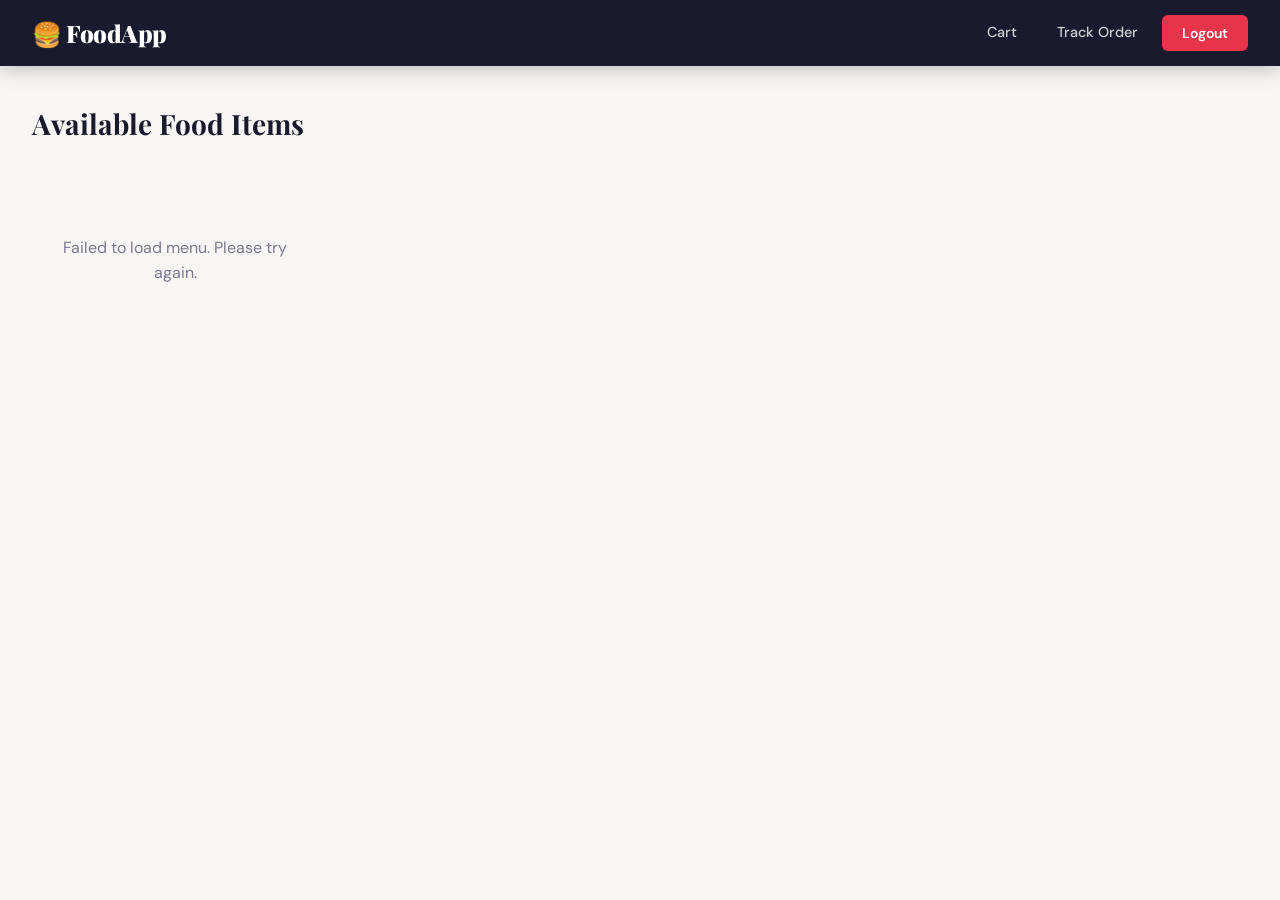
<file: frontend/index.html>
<!DOCTYPE html>
<html lang="en">
<head>
    <meta charset="UTF-8">
    <meta name="viewport" content="width=device-width, initial-scale=1.0">
    <title>FoodApp - Order Now</title>
    <link rel="stylesheet" href="style.css">
    <script src="app.js" defer></script>
</head>
<body>
    <nav>
        <h1>🍔 FoodApp</h1>
        <div>
            <a href="pages/cart.html">Cart</a>
            <a href="pages/track.html">Track Order</a>
            <button onclick="logout()">Logout</button>
        </div>
    </nav>

    <div class="container">
        <h2>Available Food Items</h2>
        <div id="food" class="food-grid"></div>
    </div>

    <script>
        function logout() {
            localStorage.removeItem("user_id");
            localStorage.removeItem("order_id");
            window.location.href = "home.html";
        }
    </script>
</body>
</html>
</file>
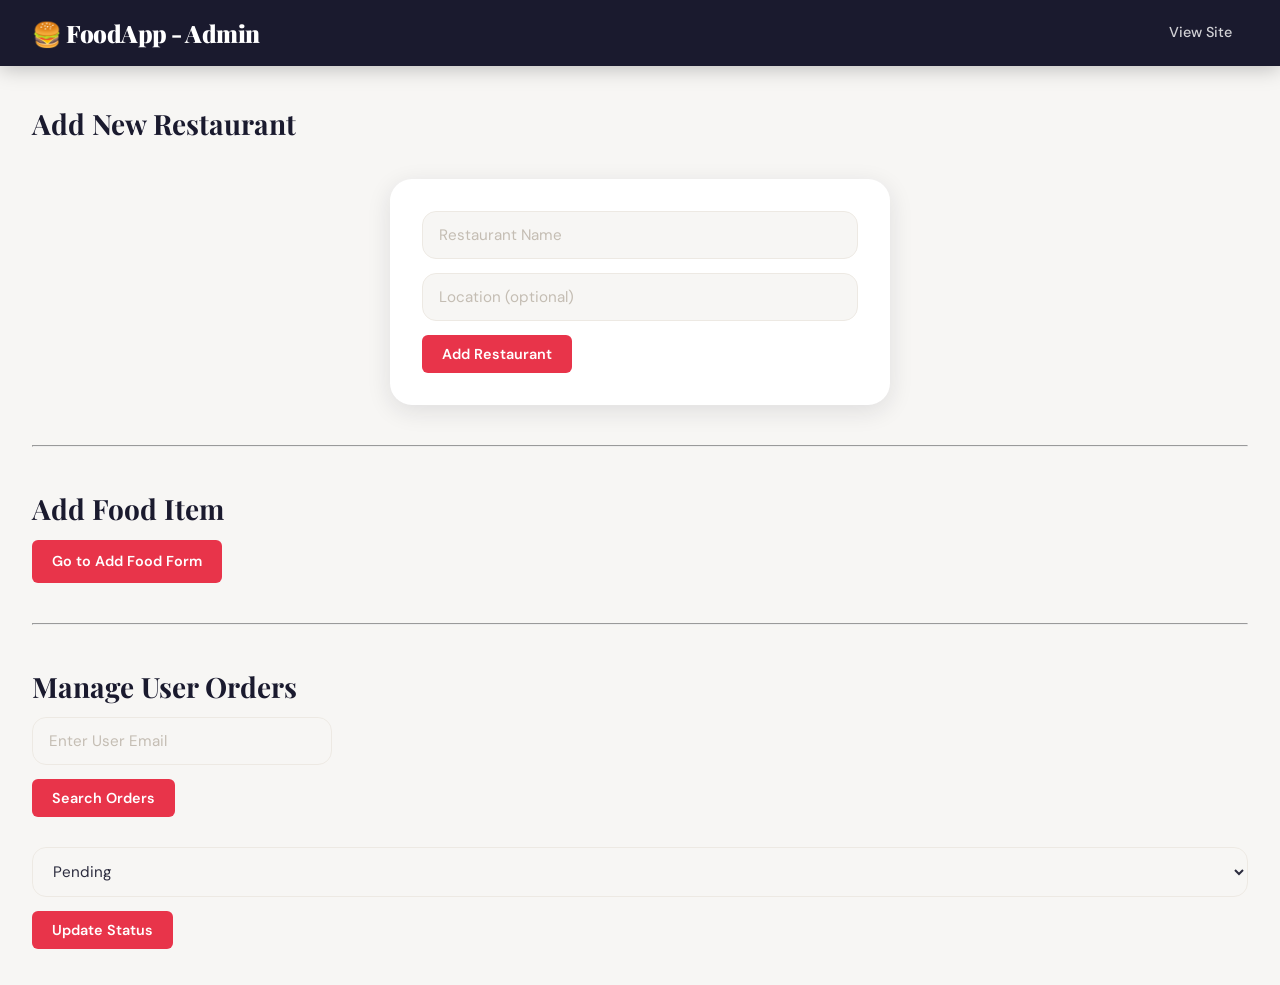
<file: frontend/admin.html>
<!DOCTYPE html>
<html lang="en">
<head>
    <meta charset="UTF-8">
    <meta name="viewport" content="width=device-width, initial-scale=1.0">
    <title>Admin Panel - FoodApp</title>
    <link rel="stylesheet" href="style.css">
    <script src="app.js" defer></script>
</head>
<body>
    <nav>
        <h1>🍔 FoodApp - Admin</h1>
        <div>
            <a href="index.html">View Site</a>
        </div>
    </nav>

    <div class="container">

        <!-- Add Restaurant -->
        <h2>Add New Restaurant</h2>
        <form style="max-width: 500px;">
            <input type="text" id="rname" placeholder="Restaurant Name" required>
            <input type="text" id="rlocation" placeholder="Location (optional)">
            <button type="button" onclick="addNewRestaurant()">Add Restaurant</button>
        </form>

        <hr style="margin: 40px 0;">

        <!-- Add Food -->
        <h2>Add Food Item</h2>
        <a href="pages/add_food.html" class="btn">Go to Add Food Form</a>

        <hr style="margin: 40px 0;">

        <!-- Manage Orders -->
        <h2>Manage User Orders</h2>
        <input type="email" id="user_email" placeholder="Enter User Email" style="width: 300px;">
        <button onclick="searchUserOrders()">Search Orders</button>
        
        <div id="orders_list" style="margin-top: 20px;"></div>

        <div style="margin-top: 30px;">
            <select id="order_status">
                <option value="Pending">Pending</option>
                <option value="Confirmed">Confirmed</option>
                <option value="Out for Delivery">Out for Delivery</option>
                <option value="Delivered">Delivered</option>
            </select>
            <button onclick="updateUserOrdersStatus()">Update Status</button>
        </div>

    </div>
</body>
</html>
</file>
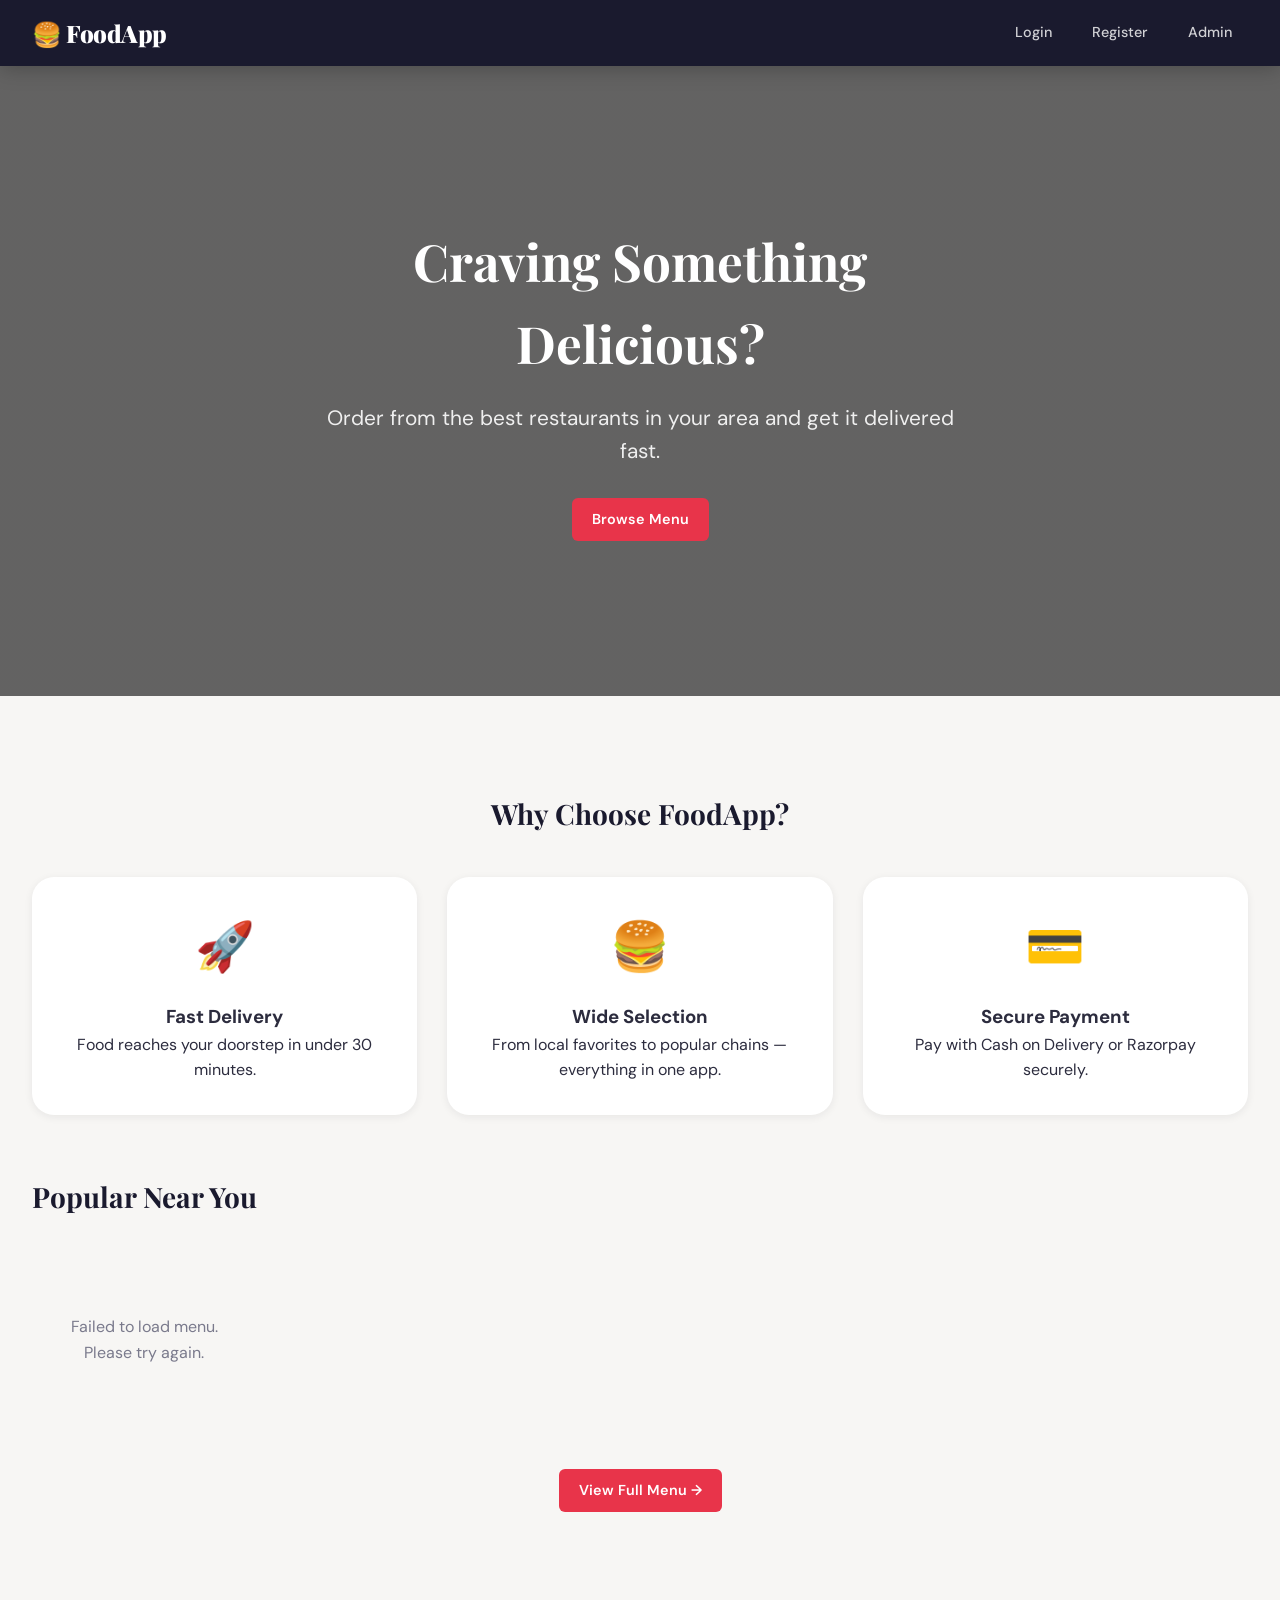
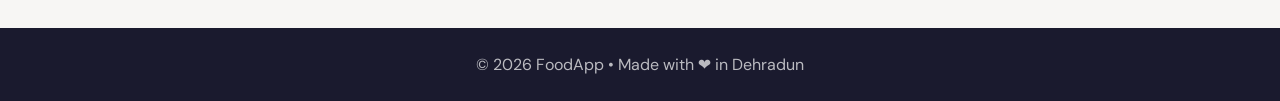
<file: frontend/home.html>
<!DOCTYPE html>
<html lang="en">
<head>
    <meta charset="UTF-8">
    <meta name="viewport" content="width=device-width, initial-scale=1.0">
    <title>FoodApp - Welcome</title>
    <link rel="stylesheet" href="style.css">
    <script src="app.js" defer></script>
</head>
<body>
    <!-- Navigation -->
    <nav>
        <h1>🍔 FoodApp</h1>
        <div>
            <a href="pages/login.html">Login</a>
            <a href="pages/register.html">Register</a>
            <a href="http://localhost/food-delivery/frontend/admin.html">Admin</a>
        </div>
    </nav>

    <!-- Hero Section -->
    <div class="hero">
        <div class="hero-content">
            <h1>Craving Something Delicious?</h1>
            <p>Order from the best restaurants in your area and get it delivered fast.</p>
            <a href="index.html" class="btn">Browse Menu</a>
        </div>
    </div>

    <!-- Features Section -->
    <div class="container">
        <h2 style="text-align: center; margin-bottom: 40px;">Why Choose FoodApp?</h2>
        
        <div class="features">
            <div class="feature-card">
                <div class="feature-icon">🚀</div>
                <h3>Fast Delivery</h3>
                <p>Food reaches your doorstep in under 30 minutes.</p>
            </div>
            <div class="feature-card">
                <div class="feature-icon">🍔</div>
                <h3>Wide Selection</h3>
                <p>From local favorites to popular chains — everything in one app.</p>
            </div>
            <div class="feature-card">
                <div class="feature-icon">💳</div>
                <h3>Secure Payment</h3>
                <p>Pay with Cash on Delivery or Razorpay securely.</p>
            </div>
        </div>

        <!-- Popular Restaurants Teaser -->
        <h2 style="margin: 60px 0 30px;">Popular Near You</h2>
        <div id="food" class="food-grid"></div>   <!-- This will be populated by app.js -->
        
        <div style="text-align: center; margin-top: 40px;">
            <a href="index.html" class="btn">View Full Menu →</a>
        </div>
    </div>

    <!-- Footer -->
    <footer>
        <p>&copy; 2026 FoodApp • Made with ❤️ in Dehradun</p>
    </footer>

    <script>
        // Optional: Auto-load some food items on home page as teaser
        document.addEventListener("DOMContentLoaded", () => {
            // Reuse the same function from app.js to show a few items
            loadFoodMenu();
        });
    </script>

    <style>
        /* Hero Section */
        .hero {
            background: linear-gradient(rgba(0,0,0,0.6), rgba(0,0,0,0.6)), url('https://source.unsplash.com/random/1600x900/?food') center/cover no-repeat;
            height: 70vh;
            display: flex;
            align-items: center;
            justify-content: center;
            text-align: center;
            color: white;
            margin-bottom: 60px;
        }
        .hero-content {
            max-width: 700px;
            padding: 0 20px;
        }
        .hero h1 {
            font-family: var(--font-display);
            font-size: 3.2rem;
            margin-bottom: 16px;
        }
        .hero p {
            font-size: 1.3rem;
            margin-bottom: 30px;
            opacity: 0.9;
        }

        /* Features */
        .features {
            display: grid;
            grid-template-columns: repeat(auto-fit, minmax(280px, 1fr));
            gap: 30px;
            margin-bottom: 60px;
        }
        .feature-card {
            background: white;
            padding: 32px 24px;
            border-radius: var(--radius-lg);
            box-shadow: var(--shadow-sm);
            text-align: center;
            transition: var(--transition);
        }
        .feature-card:hover {
            transform: translateY(-8px);
            box-shadow: var(--shadow-md);
        }
        .feature-icon {
            font-size: 3rem;
            margin-bottom: 16px;
        }

        /* Footer */
        footer {
            background: var(--dark);
            color: rgba(255,255,255,0.7);
            text-align: center;
            padding: 24px;
            margin-top: 80px;
        }

        /* Make food grid on home slightly smaller */
        #food {
            grid-template-columns: repeat(auto-fill, minmax(200px, 1fr));
        }
    </style>
</body>
</html>
</file>
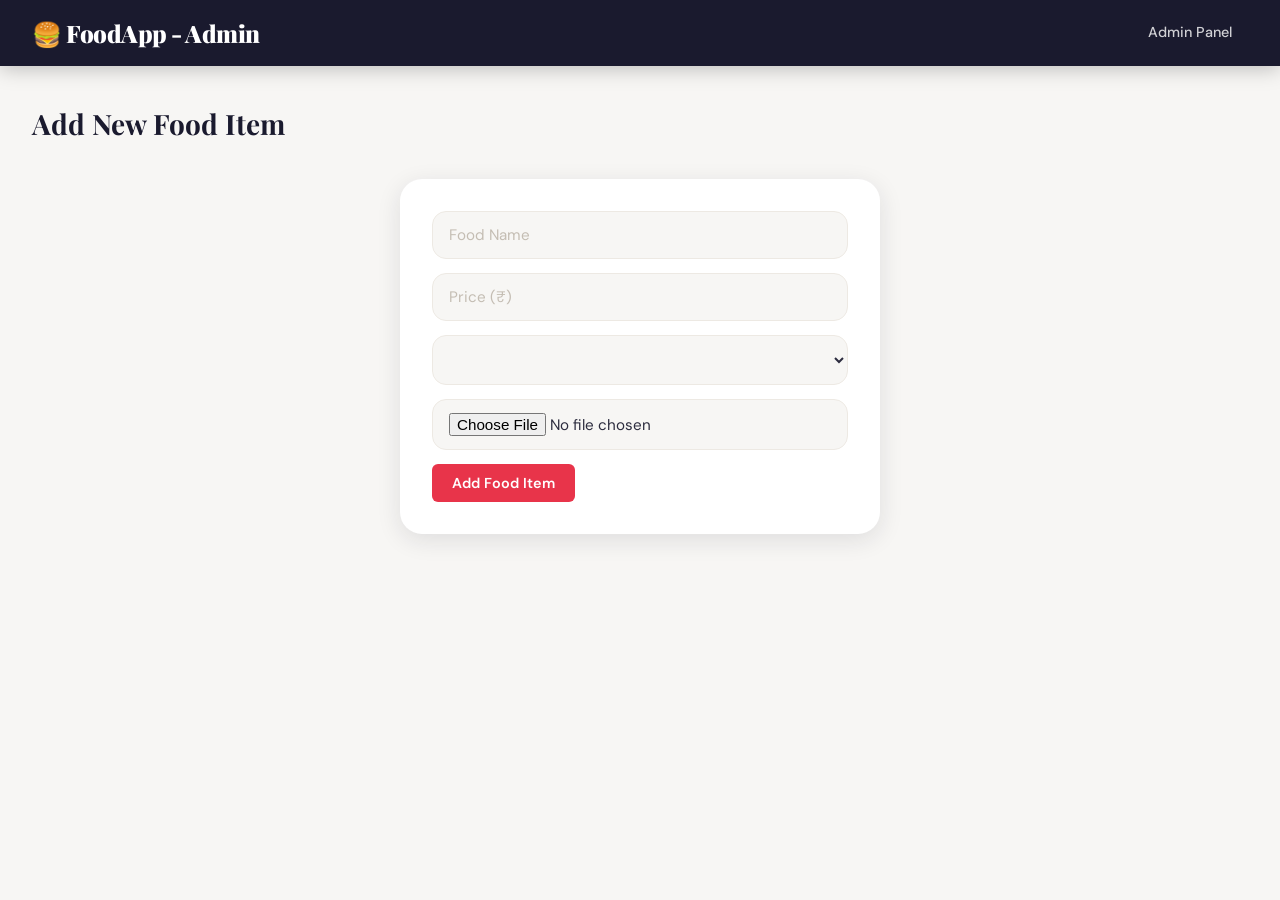
<file: frontend/pages/add_food.html>
<!DOCTYPE html>
<html lang="en">
<head>
    <meta charset="UTF-8">
    <meta name="viewport" content="width=device-width, initial-scale=1.0">
    <title>Add Food - Admin</title>
    <link rel="stylesheet" href="../style.css">
    <script src="app.js" defer></script>
</head>
<body>
    <nav>
        <h1>🍔 FoodApp - Admin</h1>
        <div>
            <a href="http://localhost/food-delivery/frontend/admin.html">Admin Panel</a>
        </div>
    </nav>

    <div class="container">
        <h2>Add New Food Item</h2>
        
        <form id="addFoodForm" enctype="multipart/form-data">
            <input type="text" name="name" placeholder="Food Name" required>
            <input type="number" name="price" placeholder="Price (₹)" step="0.01" required>
            <select name="rid" id="restaurant_id" required></select>
            <input type="file" name="image" accept="image/jpeg,image/png">
            <button type="button" onclick="addNewFood()">Add Food Item</button>
        </form>
    </div>
</body>
</html>
</file>
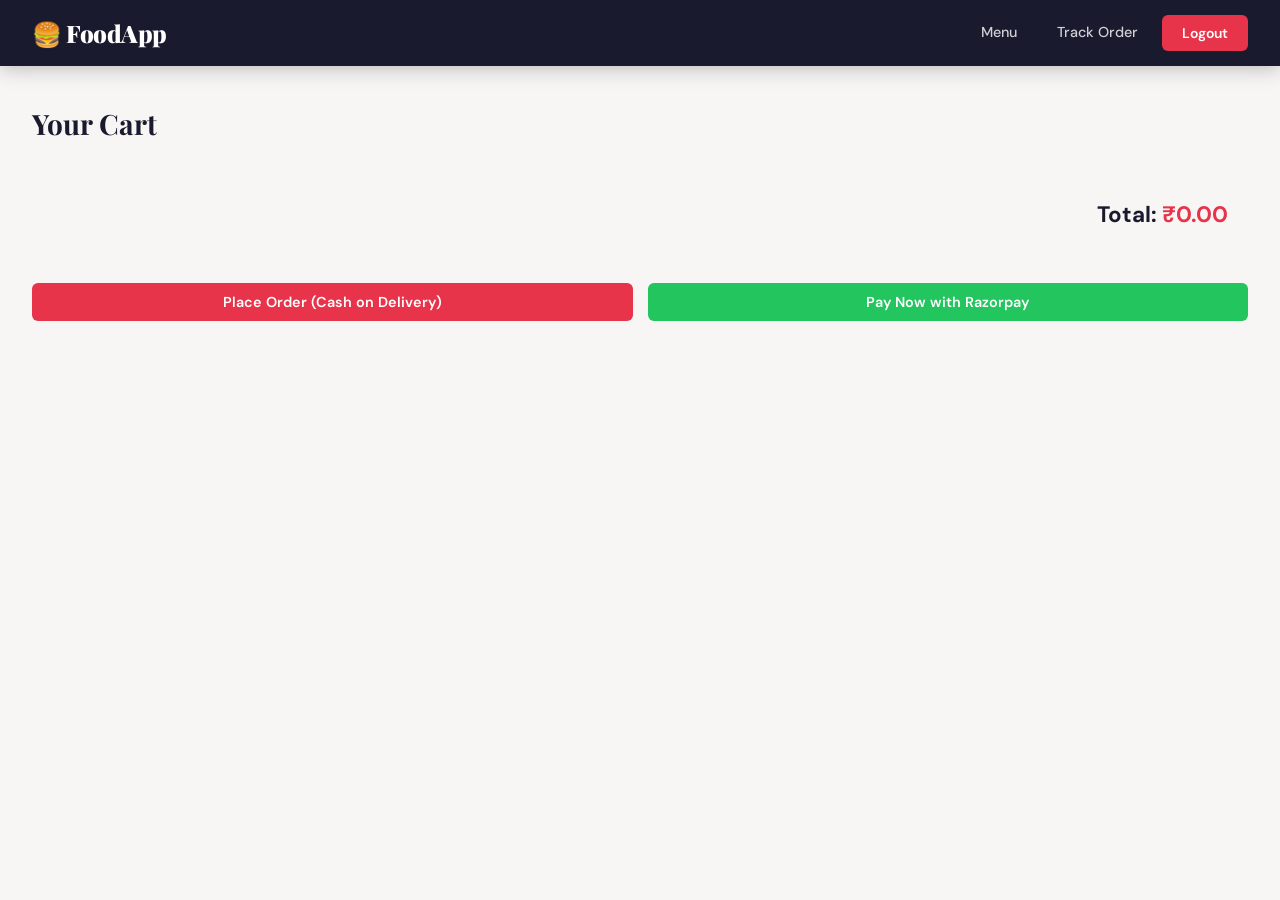
<file: frontend/pages/cart.html>
<!DOCTYPE html>
<html lang="en">
<head>
    <meta charset="UTF-8">
    <meta name="viewport" content="width=device-width, initial-scale=1.0">
    <title>Cart - FoodApp</title>
    <link rel="stylesheet" href="../style.css">
    <script src="app.js" defer></script>
    <style>
        .cart-buttons {
            margin-top: 30px;
            display: flex;
            gap: 15px;
            flex-wrap: wrap;
            animation: slideInUp 0.6s ease both;
            animation-delay: 0.5s;
        }
        .cart-buttons button {
            flex: 1;
            min-width: 200px;
        }
        .cart-buttons button:last-child {
            background: #22c55e;
        }
        .cart-buttons button:last-child:hover {
            background: #16a34a;
            box-shadow: 0 8px 24px rgba(34,197,94,.35);
        }
        .cart-total-section {
            background: var(--gray-1);
            padding: 20px;
            border-radius: var(--radius-md);
            margin: 30px 0;
            text-align: right;
            animation: slideInUp 0.6s ease both;
            animation-delay: 0.3s;
        }
        .cart-total-section h3 {
            font-size: 1.4rem;
            color: var(--dark);
        }
        #cart-total {
            color: var(--red);
            font-weight: 700;
            animation: pulse 2s ease-in-out infinite;
        }
    </style>
</head>
<body>
    <nav>
        <h1>🍔 FoodApp</h1>
        <div>
            <a href="../index.html">Menu</a>
            <a href="track.html">Track Order</a>
            <button onclick="logout()">Logout</button>
        </div>
    </nav>

    <div class="container">
        <h2>Your Cart</h2>
        
        <div id="cart-items"></div>
        
        <div class="cart-total-section">
            <h3>Total: <span id="cart-total">₹0.00</span></h3>
        </div>

        <div class="cart-buttons">
            <button onclick="placeOrderCOD()" style="">Place Order (Cash on Delivery)</button>
            <button onclick="initiateRazorpayPayment()">Pay Now with Razorpay</button>
        </div>
    </div>

    <script>
        function logout() {
            localStorage.removeItem("user_id");
            localStorage.removeItem("order_id");
            window.location.href = "../home.html";
        }
    </script>
</body>
</html>
</file>
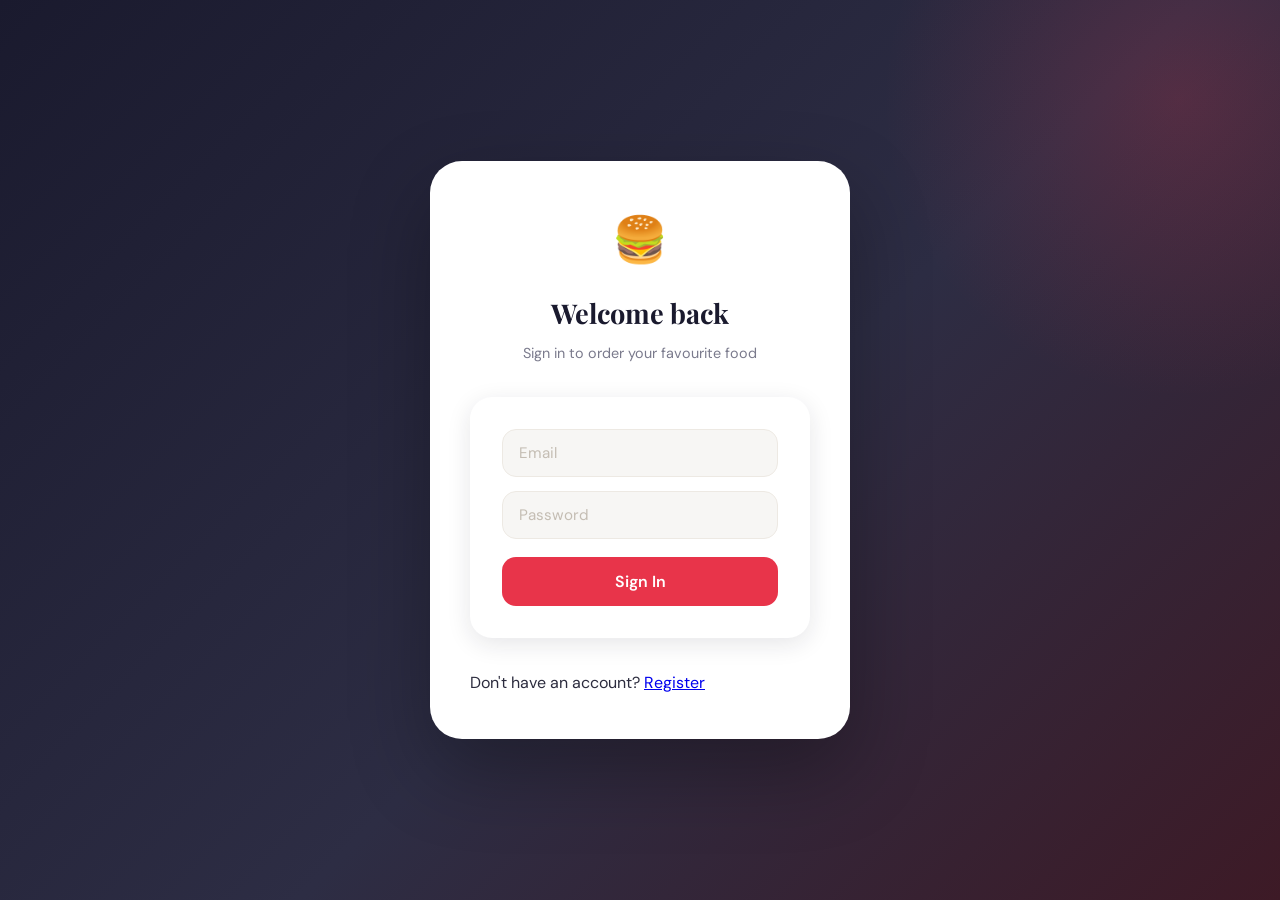
<file: frontend/pages/login.html>
<!DOCTYPE html>
<html lang="en">
<head>
    <meta charset="UTF-8">
    <meta name="viewport" content="width=device-width, initial-scale=1.0">
    <title>Login - FoodApp</title>
    <link rel="stylesheet" href="../style.css">
    <script src="app.js" defer></script>
</head>
<body>
    <div class="login-screen">
        <div class="login-box">
            <div class="brand-icon">🍔</div>
            <h2>Welcome back</h2>
            <p class="subtitle">Sign in to order your favourite food</p>

            <form id="loginForm">
                <input type="email" id="login_email" placeholder="Email" required>
                <input type="password" id="login_password" placeholder="Password" required>
                <button type="button" onclick="handleLogin()">Sign In</button>
            </form>

            <div class="auth-footer">
                Don't have an account? 
                <a href="register.html">Register</a>
            </div>
        </div>
    </div>

    <script>
        async function handleLogin() {
            const email = document.getElementById("login_email").value.trim();
            const password = document.getElementById("login_password").value.trim();
            if (!email || !password) return alert("Please fill all fields");
            await loginUser(email, password);
        }
    </script>
</body>
</html>
</file>
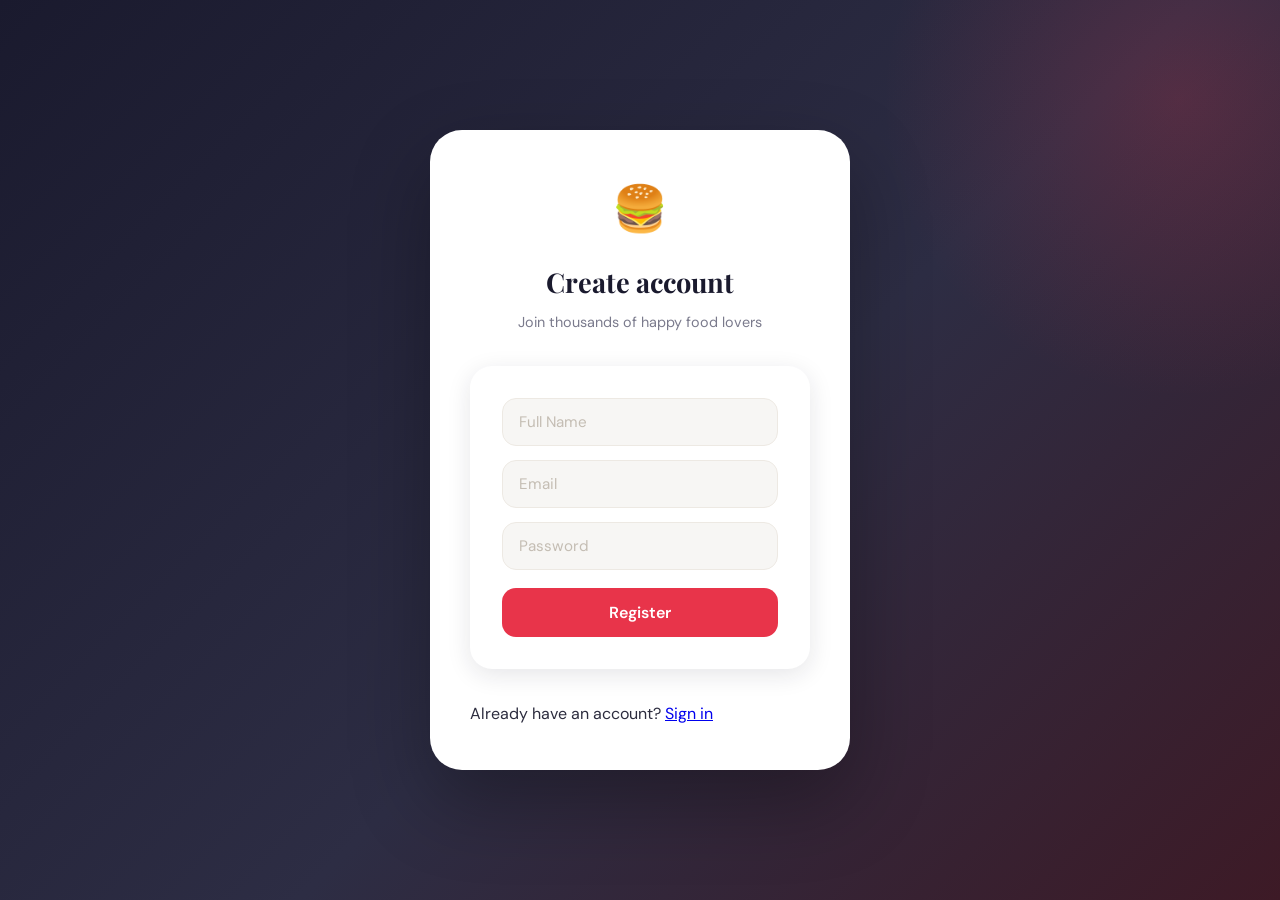
<file: frontend/pages/register.html>
<!DOCTYPE html>
<html lang="en">
<head>
    <meta charset="UTF-8">
    <meta name="viewport" content="width=device-width, initial-scale=1.0">
    <title>Register - FoodApp</title>
    <link rel="stylesheet" href="../style.css">
    <script src="app.js" defer></script>
</head>
<body>
    <div class="login-screen">
        <div class="login-box">
            <div class="brand-icon">🍔</div>
            <h2>Create account</h2>
            <p class="subtitle">Join thousands of happy food lovers</p>

            <form id="registerForm">
                <input type="text" id="reg_name" placeholder="Full Name" required>
                <input type="email" id="reg_email" placeholder="Email" required>
                <input type="password" id="reg_password" placeholder="Password" required>
                <button type="button" onclick="handleRegister()">Register</button>
            </form>

            <div class="auth-footer">
                Already have an account? 
                <a href="login.html">Sign in</a>
            </div>
        </div>
    </div>

    <script>
        async function handleRegister() {
            const name = document.getElementById("reg_name").value.trim();
            const email = document.getElementById("reg_email").value.trim();
            const password = document.getElementById("reg_password").value.trim();
            
            if (!name || !email || !password) {
                alert("Please fill all fields");
                return;
            }
            await registerUser(name, email, password);
        }
    </script>
</body>
</html>
</file>
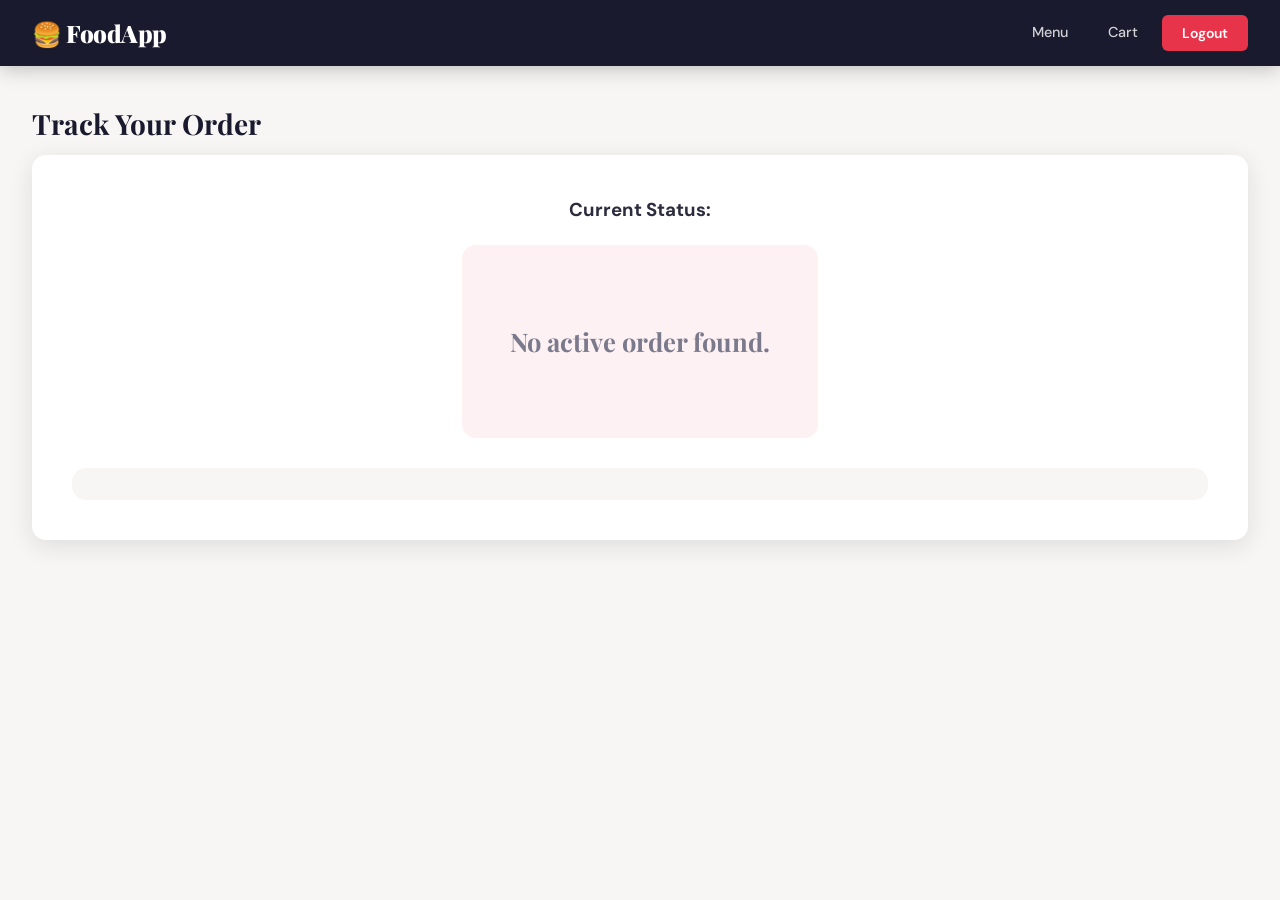
<file: frontend/pages/track.html>
<!DOCTYPE html>
<html lang="en">
<head>
    <meta charset="UTF-8">
    <meta name="viewport" content="width=device-width, initial-scale=1.0">
    <title>Track Order - FoodApp</title>
    <link rel="stylesheet" href="../style.css">
    <script src="app.js" defer></script>
    <style>
        .track-card {
            background: white;
            padding: 40px;
            border-radius: 14px;
            box-shadow: var(--shadow-md);
            text-align: center;
            animation: slideInUp 0.6s ease both;
            animation-delay: 0.3s;
        }
        .track-card h3 {
            animation: slideInLeft 0.6s ease both;
            animation-delay: 0.2s;
        }
        .status-badge {
            display: inline-block;
            padding: 12px 24px;
            border-radius: var(--radius-md);
            background: var(--red-light);
            color: var(--red);
            font-weight: 700;
            margin: 20px 0;
            animation: popIn 0.6s ease both;
            animation-delay: 0.4s;
        }
        .delivery-card {
            background: var(--gray-1);
            padding: 20px;
            border-radius: var(--radius-md);
            margin-top: 20px;
            border-left: 4px solid var(--red);
            animation: slideInUp 0.6s ease both;
            animation-delay: 0.5s;
        }
        .delivery-card strong {
            color: var(--dark);
            display: block;
            margin-bottom: 8px;
        }
    </style>
</head>
<body>
    <nav>
        <h1>🍔 FoodApp</h1>
        <div>
            <a href="../index.html">Menu</a>
            <a href="cart.html">Cart</a>
            <button onclick="logout()">Logout</button>
        </div>
    </nav>

    <div class="container">
        <h2>Track Your Order</h2>
        
        <div class="track-card">
            <h3>Current Status:</h3>
            <div id="status" class="status-badge">Loading...</div>
            
            <div id="delivery"></div>
        </div>
    </div>

    <script>
        function logout() {
            localStorage.removeItem("user_id");
            localStorage.removeItem("order_id");
            window.location.href = "../home.html";
        }
    </script>
</body>
</html>
</file>
<file: frontend/style.css>
/* ========================================
   FOODAPP — Production CSS
   Theme: Warm, Modern Food Delivery
   ======================================== */

@import url('https://fonts.googleapis.com/css2?family=Playfair+Display:wght@700;900&family=DM+Sans:wght@300;400;500;600&display=swap');

/* ── CSS Variables ── */
:root {
  --red:        #e8344a;
  --red-dark:   #c4273d;
  --red-light:  #fdf1f3;
  --orange:     #ff6b35;
  --gold:       #f59e0b;
  --dark:       #1a1a2e;
  --dark-2:     #2d2d44;
  --gray-1:     #f7f6f4;
  --gray-2:     #ede9e3;
  --gray-3:     #c4bdb3;
  --text:       #2c2c3e;
  --text-light: #7a7a8c;
  --white:      #ffffff;

  --radius-sm:  6px;
  --radius-md:  14px;
  --radius-lg:  22px;
  --radius-xl:  32px;

  --shadow-sm:  0 2px 8px rgba(26,26,46,.07);
  --shadow-md:  0 6px 24px rgba(26,26,46,.11);
  --shadow-lg:  0 16px 48px rgba(26,26,46,.16);
  --shadow-red: 0 8px 24px rgba(232,52,74,.35);

  --transition: 0.25s cubic-bezier(.4,0,.2,1);
  --font-display: 'Playfair Display', Georgia, serif;
  --font-body:    'DM Sans', system-ui, sans-serif;
}

/* ── Reset ── */
*, *::before, *::after {
  margin: 0; padding: 0;
  box-sizing: border-box;
}

html { scroll-behavior: smooth; }

body {
  font-family: var(--font-body);
  background: var(--gray-1);
  color: var(--text);
  line-height: 1.6;
  -webkit-font-smoothing: antialiased;
}

::-webkit-scrollbar { width: 6px; }
::-webkit-scrollbar-track { background: var(--gray-1); }
::-webkit-scrollbar-thumb { background: var(--gray-3); border-radius: 99px; }

/* ══ NAVBAR ══ */
nav {
  position: sticky; top: 0; z-index: 100;
  background: var(--dark);
  padding: 0 2rem; height: 66px;
  display: flex; justify-content: space-between; align-items: center;
  box-shadow: 0 2px 20px rgba(0,0,0,.25);
}

nav h1 {
  font-family: var(--font-display);
  font-size: 1.5rem; font-weight: 900;
  color: var(--white); letter-spacing: -0.5px;
}

nav > div { display: flex; align-items: center; gap: 8px; }

nav a {
  color: rgba(255,255,255,.8); text-decoration: none;
  font-size: .9rem; font-weight: 500;
  padding: 8px 16px; border-radius: var(--radius-sm);
  transition: var(--transition);
}
nav a:hover { color: var(--white); background: rgba(255,255,255,.1); }

nav button {
  background: var(--red); color: var(--white);
  border: none; padding: 9px 20px;
  border-radius: var(--radius-sm);
  font-size: .875rem; font-weight: 600;
  cursor: pointer; transition: var(--transition);
  font-family: var(--font-body);
}
nav button:hover {
  background: var(--red-dark);
  transform: translateY(-1px);
  box-shadow: var(--shadow-red);
}

/* ══ CONTAINER ══ */
.container {
  padding: 36px 2rem;
  max-width: 1280px;
  margin: 0 auto;
}
.container > h2 {
  font-family: var(--font-display);
  font-size: 1.75rem; font-weight: 700;
  color: var(--dark); margin-bottom: 8px;
}

/* ══ FOOD GRID ══ */
#food {
  display: grid;
  grid-template-columns: repeat(auto-fill, minmax(240px, 1fr));
  gap: 24px;
  margin-top: 24px;
}

/* ══ FOOD CARD ══ */
.food-card {
  background: var(--white);
  border-radius: var(--radius-lg);
  overflow: hidden;
  box-shadow: var(--shadow-sm);
  transition: transform var(--transition), box-shadow var(--transition);
  display: flex; flex-direction: column;
  animation: slideInUp .6s ease both;
  position: relative;
}

/* Stagger animation for food cards */
.food-card:nth-child(1) { animation-delay: 0s; }
.food-card:nth-child(2) { animation-delay: 0.1s; }
.food-card:nth-child(3) { animation-delay: 0.2s; }
.food-card:nth-child(4) { animation-delay: 0.3s; }
.food-card:nth-child(5) { animation-delay: 0.4s; }
.food-card:nth-child(6) { animation-delay: 0.5s; }
.food-card:nth-child(n+7) { animation-delay: 0.6s; }

.food-card:hover {
  transform: translateY(-8px) scale(1.02);
  box-shadow: var(--shadow-lg);
}

.food-card::after {
  content: '';
  position: absolute;
  top: 0; left: -100%;
  width: 100%; height: 100%;
  background: linear-gradient(90deg, transparent, rgba(255,255,255,.2), transparent);
  transition: left 0.5s;
  pointer-events: none;
}

.food-card:hover::after {
  left: 100%;
}

.food-card img {
  width: 100%; height: 180px;
  object-fit: cover; display: block;
  background: var(--gray-2);
  transition: transform 0.4s cubic-bezier(.4,0,.2,1);
}

.food-card:hover img {
  transform: scale(1.08);
}



/* ══ AUTH SCREENS ══ */
.login-screen {
  display: flex; justify-content: center; align-items: center;
  min-height: 100vh; padding: 24px;
  background: linear-gradient(135deg, var(--dark) 0%, var(--dark-2) 55%, #3d1a26 100%);
  position: relative; overflow: hidden;
}

.login-screen::before {
  content: ''; position: absolute;
  width: 600px; height: 600px; border-radius: 50%;
  background: radial-gradient(circle, rgba(232,52,74,.2) 0%, transparent 70%);
  top: -200px; right: -200px; pointer-events: none;
  animation: float 6s ease-in-out infinite;
}

@keyframes float {
  0%, 100% { transform: translateY(0px); }
  50% { transform: translateY(-20px); }
}

.login-box button {
  width: 100%; padding: 14px;
  font-size: 1rem;
  border-radius: var(--radius-md);
  margin-top: 4px;
}

.login-box .brand-icon {
  text-align: center;
  font-size: 2.8rem;
  margin-bottom: 16px;
  animation: popIn 0.6s ease both;
}

/* generic form card */
form {
  background: var(--white);
  padding: 32px; max-width: 480px;
  margin: 32px auto;
  border-radius: var(--radius-lg);
  box-shadow: var(--shadow-md);
  animation: fadeInScale 0.6s ease both;
}

/* ══ CART ══ */
#cart { display: flex; flex-direction: column; gap: 14px; margin-bottom: 28px; }

/* ══ TRACK PAGE ══ */
#status {
  font-family: var(--font-display);
  font-size: 1.6rem; font-weight: 700;
  color: var(--red); margin-top: 20px;
  animation: slideInLeft 0.6s ease both;
  animation-delay: 0.3s;
}

#delivery {
  margin-top: 10px; font-size: 1rem; color: var(--text-light);
  animation: slideInLeft 0.6s ease both;
  animation-delay: 0.4s;
  padding: 16px;
  background: var(--gray-1);
  border-radius: var(--radius-md);
}

/* ══ EMPTY STATE ══ */
.empty-state {
  text-align: center; padding: 64px 24px; color: var(--text-light);
  animation: fadeInScale 0.5s ease both;
}

.empty-state-icon {
  font-size: 3rem; margin-bottom: 16px; display: block;
  animation: bounce 2s ease-in-out infinite;
}

.empty-state h3 {
  font-size: 1.2rem; color: var(--dark); margin-bottom: 8px;
}

/* ══ SPINNER ══ */
.spinner {
  width: 40px; height: 40px;
  border: 3px solid var(--gray-2);
  border-top-color: var(--red);
  border-radius: 50%;
  animation: spin .7s linear infinite;
  margin: 40px auto;
}

/* ══ ADVANCED ANIMATIONS ══ */
@keyframes spin { to { transform: rotate(360deg); } }

@keyframes slideInUp {
  from {
    opacity: 0;
    transform: translateY(30px);
  }
  to {
    opacity: 1;
    transform: translateY(0);
  }
}

@keyframes slideInDown {
  from {
    opacity: 0;
    transform: translateY(-30px);
  }
  to {
    opacity: 1;
    transform: translateY(0);
  }
}

@keyframes fadeInScale {
  from {
    opacity: 0;
    transform: scale(0.9);
  }
  to {
    opacity: 1;
    transform: scale(1);
  }
}

@keyframes pulse {
  0%, 100% { opacity: 1; }
  50% { opacity: 0.7; }
}

@keyframes popIn {
  0% {
    opacity: 0;
    transform: scale(0.3) rotate(-10deg);
  }
  50% {
    opacity: 1;
    transform: scale(1.05) rotate(5deg);
  }
  100% {
    opacity: 1;
    transform: scale(1) rotate(0deg);
  }
}

@keyframes shimmer {
  0% { background-position: -1000px 0; }
  100% { background-position: 1000px 0; }
}

@keyframes bounce {
  0%, 100% { transform: translateY(0); }
  50% { transform: translateY(-10px); }
}

@keyframes slideRight {
  from {
    opacity: 0;
    transform: translateX(-30px);
  }
  to {
    opacity: 1;
    transform: translateX(0);
  }
}

@keyframes slideLeft {
  from {
    opacity: 0;
    transform: translateX(30px);
  }
  to {
    opacity: 1;
    transform: translateX(0);
  }
}

/* ══ ANIMATED ELEMENTS ══ */
.food-content {
  padding: 16px 18px 18px;
  flex: 1; display: flex; flex-direction: column; gap: 6px;
  animation: fadeInScale 0.6s ease both;
}

.food-content h3 {
  font-size: 1.05rem; font-weight: 600; color: var(--dark);
  transition: color 0.3s ease;
}

.food-card:hover .food-content h3 {
  color: var(--red);
}

.food-content p {
  font-size: .85rem; color: var(--text-light); flex: 1;
}

.food-meta {
  display: flex; align-items: center;
  justify-content: space-between; margin-top: 12px;
}

.price {
  font-size: 1.15rem; font-weight: 700;
  color: var(--red); letter-spacing: -0.3px;
  animation: pulse 2s ease-in-out infinite;
}

/* ══ BUTTON ANIMATIONS ══ */
button, .btn {
  display: inline-flex; align-items: center;
  justify-content: center; gap: 7px;
  background: var(--red); color: var(--white);
  border: none; padding: 10px 20px;
  border-radius: var(--radius-sm);
  font-family: var(--font-body);
  font-size: .9rem; font-weight: 600;
  cursor: pointer; transition: all 0.3s cubic-bezier(.4,0,.2,1);
  white-space: nowrap; text-decoration: none;
  position: relative;
  overflow: hidden;
}

button::before {
  content: '';
  position: absolute;
  top: 50%;
  left: 50%;
  width: 0;
  height: 0;
  border-radius: 50%;
  background: rgba(255, 255, 255, 0.3);
  transform: translate(-50%, -50%);
  transition: width 0.6s, height 0.6s;
}

button:active::before {
  width: 300px;
  height: 300px;
}

button:hover, .btn:hover {
  background: var(--red-dark);
  transform: translateY(-3px);
  box-shadow: var(--shadow-red);
}

button:active {
  transform: translateY(-1px);
}

.btn-ghost {
  background: var(--gray-2); color: var(--text);
}
.btn-ghost:hover { background: var(--gray-3); box-shadow: none; transform: translateY(-2px); }

.btn-danger {
  background: transparent; color: var(--red);
  border: none; font-size: .8rem;
  padding: 6px 12px;
}
.btn-danger:hover { background: var(--red-light); transform: none; box-shadow: none; }

/* ══ CART ITEM ANIMATIONS ══ */
.cart-item {
  background: var(--white);
  border-radius: var(--radius-md);
  padding: 16px 20px;
  display: flex; align-items: center;
  justify-content: space-between; gap: 16px;
  box-shadow: var(--shadow-sm);
  border-left: 4px solid var(--red);
  transition: all 0.3s ease;
  animation: slideRight 0.5s ease both;
}

.cart-item:nth-child(1) { animation-delay: 0s; }
.cart-item:nth-child(2) { animation-delay: 0.1s; }
.cart-item:nth-child(3) { animation-delay: 0.2s; }
.cart-item:nth-child(n+4) { animation-delay: 0.3s; }

.cart-item:hover {
  box-shadow: var(--shadow-lg);
  transform: translateX(4px);
}

/* ══ LOGIN SCREEN ANIMATION ══ */
.login-box {
  background: var(--white);
  border-radius: var(--radius-xl);
  padding: 44px 40px;
  width: 100%; max-width: 420px;
  box-shadow: 0 32px 80px rgba(0,0,0,.3);
  position: relative; z-index: 1;
  animation: slideInUp 0.6s ease both, popIn 0.8s ease both;
}

.login-box h2 {
  font-family: var(--font-display);
  font-size: 1.7rem; font-weight: 700;
  color: var(--dark); margin-bottom: 6px; text-align: center;
  animation: slideInDown 0.7s ease both;
  animation-delay: 0.2s;
}

.login-box .subtitle {
  text-align: center; color: var(--text-light);
  font-size: .9rem; margin-bottom: 28px;
  animation: fadeUp 0.7s ease both;
  animation-delay: 0.3s;
}

@keyframes fadeUp {
  from { opacity: 0; transform: translateY(24px); }
  to   { opacity: 1; transform: translateY(0); }
}

/* ══ INPUT ANIMATIONS ══ */
input, select, textarea {
  width: 100%;
  padding: 13px 16px;
  border: 1.5px solid var(--gray-2);
  border-radius: var(--radius-md);
  font-family: var(--font-body);
  font-size: .95rem; color: var(--text);
  background: var(--gray-1);
  transition: all 0.3s ease;
  outline: none;
  margin-bottom: 14px;
  display: block;
  animation: slideInUp 0.5s ease both;
}

input:nth-of-type(1) { animation-delay: 0.1s; }
input:nth-of-type(2) { animation-delay: 0.2s; }
input:nth-of-type(3) { animation-delay: 0.3s; }

input::placeholder { color: var(--gray-3); }
input:focus {
  border-color: var(--red);
  background: var(--white);
  box-shadow: 0 0 0 3px rgba(232,52,74,.12);
  transform: scale(1.01);
}

/* ══ NAV ANIMATIONS ══ */
nav {
  position: sticky; top: 0; z-index: 100;
  background: var(--dark);
  padding: 0 2rem; height: 66px;
  display: flex; justify-content: space-between; align-items: center;
  box-shadow: 0 2px 20px rgba(0,0,0,.25);
  animation: slideInDown 0.5s ease both;
}

nav h1 {
  font-family: var(--font-display);
  font-size: 1.5rem; font-weight: 900;
  color: var(--white); letter-spacing: -0.5px;
  animation: bounce 3s ease-in-out infinite;
}

nav a {
  color: rgba(255,255,255,.8); text-decoration: none;
  font-size: .9rem; font-weight: 500;
  padding: 8px 16px; border-radius: var(--radius-sm);
  transition: all 0.3s ease;
  position: relative;
}

nav a::after {
  content: '';
  position: absolute;
  bottom: 0;
  left: 50%;
  width: 0;
  height: 2px;
  background: var(--red);
  transform: translateX(-50%);
  transition: width 0.3s ease;
}

nav a:hover {
  color: var(--white);
  background: rgba(255,255,255,.1);
}

nav a:hover::after {
  width: 80%;
}

/* ══ CONTAINER ══ */
.container {
  padding: 36px 2rem;
  max-width: 1280px;
  margin: 0 auto;
  animation: fadeInScale 0.6s ease both;
  animation-delay: 0.2s;
}

.container > h2 {
  font-family: var(--font-display);
  font-size: 1.75rem; font-weight: 700;
  color: var(--dark); margin-bottom: 8px;
  animation: slideInLeft 0.6s ease both;
  animation-delay: 0.3s;
}

/* ══ RESPONSIVE ══ */
@media (max-width: 768px) {
  nav { padding: 14px 1rem; height: auto; flex-wrap: wrap; gap: 10px; }
  nav > div { flex-wrap: wrap; }
  .container { padding: 24px 1rem; }
  #food { grid-template-columns: repeat(auto-fill, minmax(160px, 1fr)); gap: 14px; }
  .food-card img { height: 140px; }
  .login-box { padding: 32px 24px; border-radius: var(--radius-lg); }
}

@media (max-width: 480px) {
  #food { grid-template-columns: 1fr 1fr; gap: 10px; }
  .food-content { padding: 12px 12px 14px; }
  .food-content h3 { font-size: .9rem; }
  .price { font-size: 1rem; }
  .cart-item { flex-direction: column; align-items: flex-start; }
}
</file>
